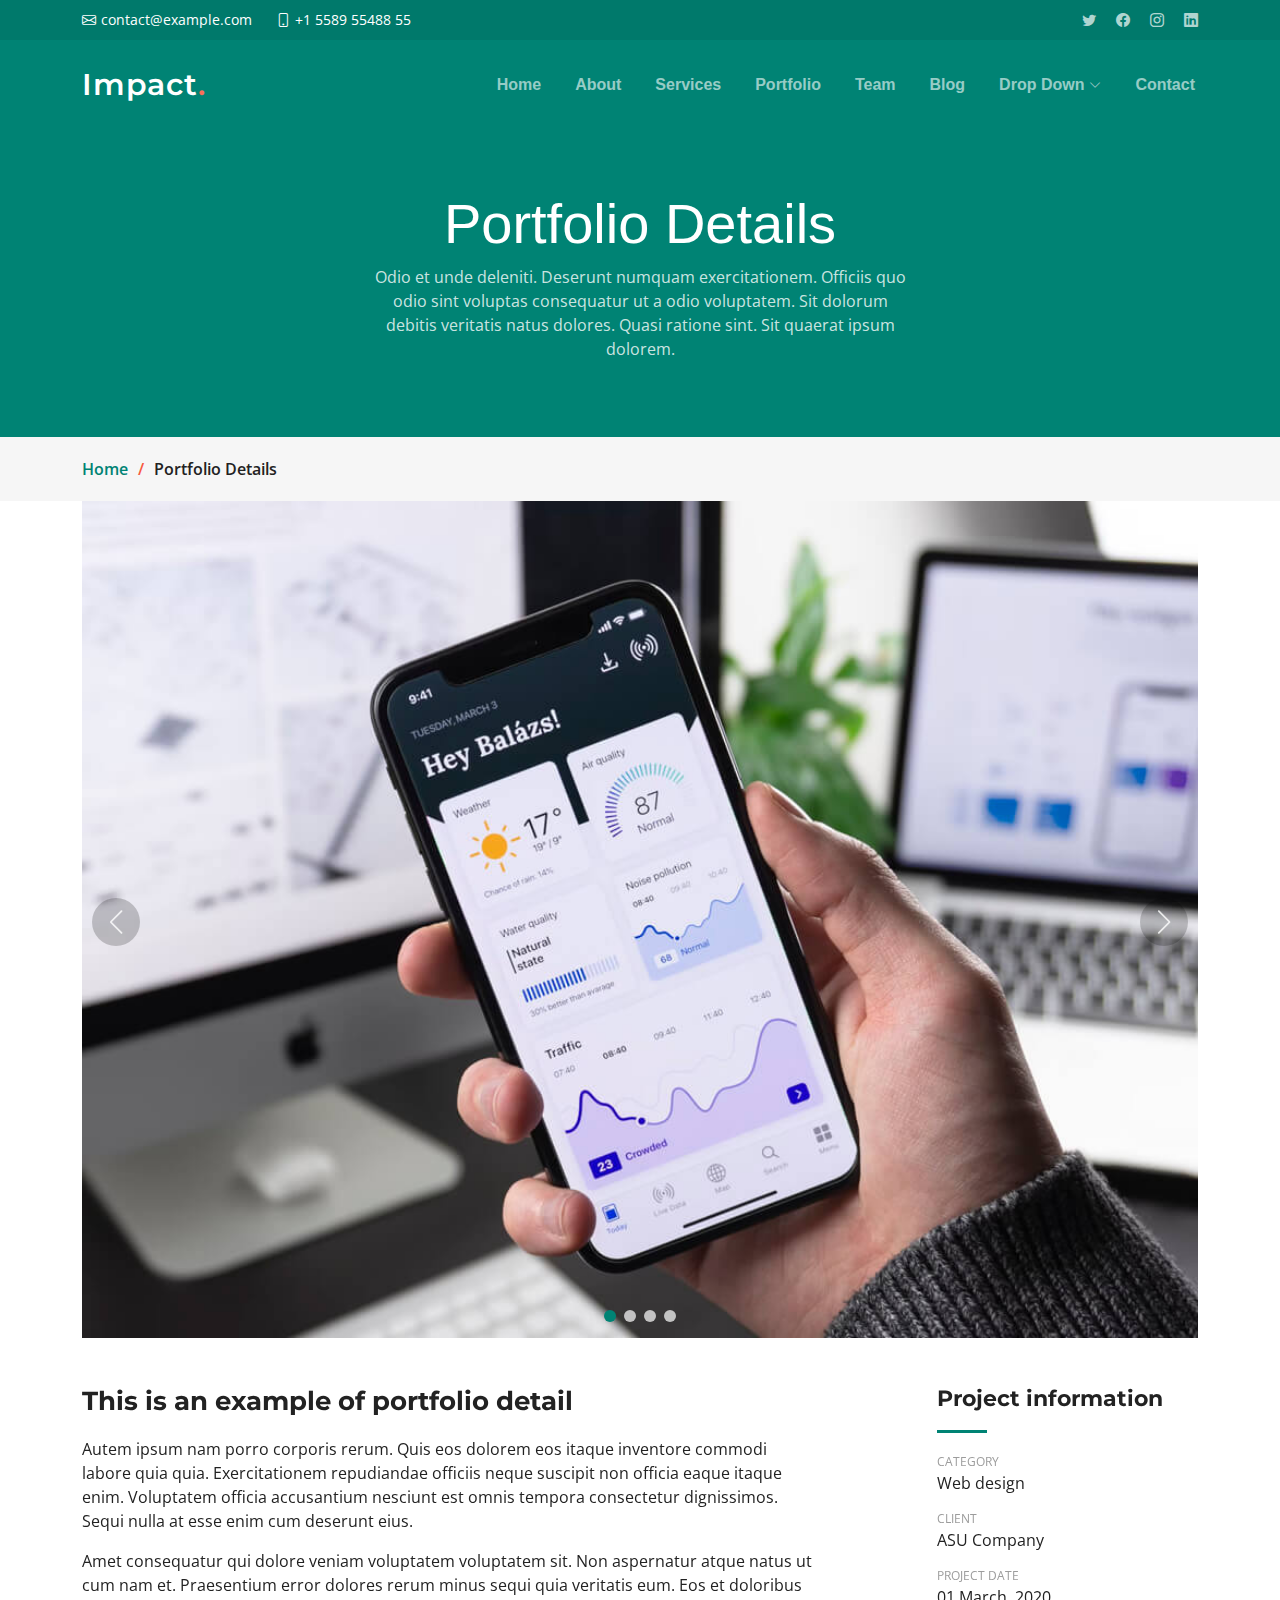
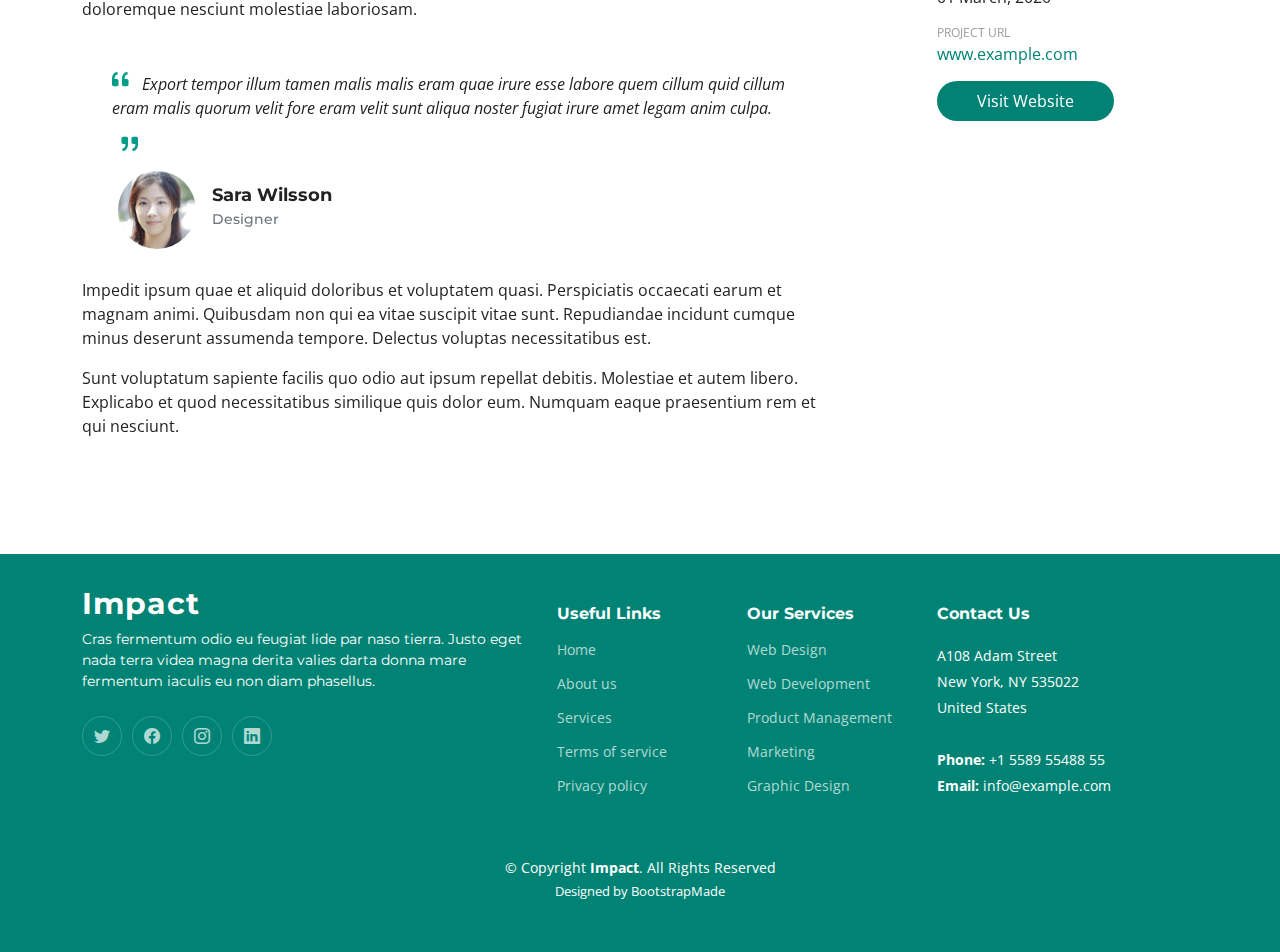
<file: portfolio-details.html>
<!DOCTYPE html>
<html lang="en">

<head>
  <meta charset="utf-8">
  <meta content="width=device-width, initial-scale=1.0" name="viewport">

  <title>Impact Bootstrap Template - Portfolio Details</title>
  <meta content="" name="description">
  <meta content="" name="keywords">

  <!-- Favicons -->
  <link href="assets/img/favicon.png" rel="icon">
  <link href="assets/img/apple-touch-icon.png" rel="apple-touch-icon">

  <!-- Google Fonts -->
  <link rel="preconnect" href="https://fonts.googleapis.com">
  <link rel="preconnect" href="https://fonts.gstatic.com" crossorigin>
  <link href="https://fonts.googleapis.com/css2?family=Open+Sans:ital,wght@0,300;0,400;0,500;0,600;0,700;1,300;1,400;1,600;1,700&family=Montserrat:ital,wght@0,300;0,400;0,500;0,600;0,700;1,300;1,400;1,500;1,600;1,700&family=Raleway:ital,wght@0,300;0,400;0,500;0,600;0,700;1,300;1,400;1,500;1,600;1,700&display=swap" rel="stylesheet">

  <!-- Vendor CSS Files -->
  <link href="assets/vendor/bootstrap/css/bootstrap.min.css" rel="stylesheet">
  <link href="assets/vendor/bootstrap-icons/bootstrap-icons.css" rel="stylesheet">
  <link href="assets/vendor/aos/aos.css" rel="stylesheet">
  <link href="assets/vendor/glightbox/css/glightbox.min.css" rel="stylesheet">
  <link href="assets/vendor/swiper/swiper-bundle.min.css" rel="stylesheet">

  <!-- Template Main CSS File -->
  <link href="assets/css/main.css" rel="stylesheet">

  <!-- =======================================================
  * Template Name: Impact
  * Updated: Mar 10 2023 with Bootstrap v5.2.3
  * Template URL: https://bootstrapmade.com/impact-bootstrap-business-website-template/
  * Author: BootstrapMade.com
  * License: https://bootstrapmade.com/license/
  ======================================================== -->
</head>

<body>

  <!-- ======= Header ======= -->
  <section id="topbar" class="topbar d-flex align-items-center">
    <div class="container d-flex justify-content-center justify-content-md-between">
      <div class="contact-info d-flex align-items-center">
        <i class="bi bi-envelope d-flex align-items-center"><a href="mailto:contact@example.com">contact@example.com</a></i>
        <i class="bi bi-phone d-flex align-items-center ms-4"><span>+1 5589 55488 55</span></i>
      </div>
      <div class="social-links d-none d-md-flex align-items-center">
        <a href="#" class="twitter"><i class="bi bi-twitter"></i></a>
        <a href="#" class="facebook"><i class="bi bi-facebook"></i></a>
        <a href="#" class="instagram"><i class="bi bi-instagram"></i></a>
        <a href="#" class="linkedin"><i class="bi bi-linkedin"></i></i></a>
      </div>
    </div>
  </section><!-- End Top Bar -->

  <header id="header" class="header d-flex align-items-center">

    <div class="container-fluid container-xl d-flex align-items-center justify-content-between">
      <a href="main.html" class="logo d-flex align-items-center">
        <!-- Uncomment the line below if you also wish to use an image logo -->
        <!-- <img src="assets/img/logo.png" alt=""> -->
        <h1>Impact<span>.</span></h1>
      </a>
      <nav id="navbar" class="navbar">
        <ul>
          <li><a href="#hero">Home</a></li>
          <li><a href="#about">About</a></li>
          <li><a href="#services">Services</a></li>
          <li><a href="#portfolio">Portfolio</a></li>
          <li><a href="#team">Team</a></li>
          <li><a href="blog.html">Blog</a></li>
          <li class="dropdown"><a href="#"><span>Drop Down</span> <i class="bi bi-chevron-down dropdown-indicator"></i></a>
            <ul>
              <li><a href="#">Drop Down 1</a></li>
              <li class="dropdown"><a href="#"><span>Deep Drop Down</span> <i class="bi bi-chevron-down dropdown-indicator"></i></a>
                <ul>
                  <li><a href="#">Deep Drop Down 1</a></li>
                  <li><a href="#">Deep Drop Down 2</a></li>
                  <li><a href="#">Deep Drop Down 3</a></li>
                  <li><a href="#">Deep Drop Down 4</a></li>
                  <li><a href="#">Deep Drop Down 5</a></li>
                </ul>
              </li>
              <li><a href="#">Drop Down 2</a></li>
              <li><a href="#">Drop Down 3</a></li>
              <li><a href="#">Drop Down 4</a></li>
            </ul>
          </li>
          <li><a href="#contact">Contact</a></li>
        </ul>
      </nav><!-- .navbar -->

      <i class="mobile-nav-toggle mobile-nav-show bi bi-list"></i>
      <i class="mobile-nav-toggle mobile-nav-hide d-none bi bi-x"></i>

    </div>
  </header><!-- End Header -->
  <!-- End Header -->

  <main id="main">

    <!-- ======= Breadcrumbs ======= -->
    <div class="breadcrumbs">
      <div class="page-header d-flex align-items-center" style="background-image: url('');">
        <div class="container position-relative">
          <div class="row d-flex justify-content-center">
            <div class="col-lg-6 text-center">
              <h2>Portfolio Details</h2>
              <p>Odio et unde deleniti. Deserunt numquam exercitationem. Officiis quo odio sint voluptas consequatur ut a odio voluptatem. Sit dolorum debitis veritatis natus dolores. Quasi ratione sint. Sit quaerat ipsum dolorem.</p>
            </div>
          </div>
        </div>
      </div>
      <nav>
        <div class="container">
          <ol>
            <li><a href="main.html">Home</a></li>
            <li>Portfolio Details</li>
          </ol>
        </div>
      </nav>
    </div><!-- End Breadcrumbs -->

    <!-- ======= Portfolio Details Section ======= -->
    <section id="portfolio-details" class="portfolio-details">
      <div class="container" data-aos="fade-up">

        <div class="position-relative h-100">
          <div class="slides-1 portfolio-details-slider swiper">
            <div class="swiper-wrapper align-items-center">

              <div class="swiper-slide">
                <img src="assets/img/portfolio/app-1.jpg" alt="">
              </div>

              <div class="swiper-slide">
                <img src="assets/img/portfolio/product-1.jpg" alt="">
              </div>

              <div class="swiper-slide">
                <img src="assets/img/portfolio/branding-1.jpg" alt="">
              </div>

              <div class="swiper-slide">
                <img src="assets/img/portfolio/books-1.jpg" alt="">
              </div>

            </div>
            <div class="swiper-pagination"></div>
          </div>
          <div class="swiper-button-prev"></div>
          <div class="swiper-button-next"></div>

        </div>

        <div class="row justify-content-between gy-4 mt-4">

          <div class="col-lg-8">
            <div class="portfolio-description">
              <h2>This is an example of portfolio detail</h2>
              <p>
                Autem ipsum nam porro corporis rerum. Quis eos dolorem eos itaque inventore commodi labore quia quia. Exercitationem repudiandae officiis neque suscipit non officia eaque itaque enim. Voluptatem officia accusantium nesciunt est omnis tempora consectetur dignissimos. Sequi nulla at esse enim cum deserunt eius.
              </p>
              <p>
                Amet consequatur qui dolore veniam voluptatem voluptatem sit. Non aspernatur atque natus ut cum nam et. Praesentium error dolores rerum minus sequi quia veritatis eum. Eos et doloribus doloremque nesciunt molestiae laboriosam.
              </p>

              <div class="testimonial-item">
                <p>
                  <i class="bi bi-quote quote-icon-left"></i>
                  Export tempor illum tamen malis malis eram quae irure esse labore quem cillum quid cillum eram malis quorum velit fore eram velit sunt aliqua noster fugiat irure amet legam anim culpa.
                  <i class="bi bi-quote quote-icon-right"></i>
                </p>
                <div>
                  <img src="assets/img/testimonials/testimonials-2.jpg" class="testimonial-img" alt="">
                  <h3>Sara Wilsson</h3>
                  <h4>Designer</h4>
                </div>
              </div>

              <p>
                Impedit ipsum quae et aliquid doloribus et voluptatem quasi. Perspiciatis occaecati earum et magnam animi. Quibusdam non qui ea vitae suscipit vitae sunt. Repudiandae incidunt cumque minus deserunt assumenda tempore. Delectus voluptas necessitatibus est.

              <p>
                Sunt voluptatum sapiente facilis quo odio aut ipsum repellat debitis. Molestiae et autem libero. Explicabo et quod necessitatibus similique quis dolor eum. Numquam eaque praesentium rem et qui nesciunt.
              </p>

            </div>
          </div>

          <div class="col-lg-3">
            <div class="portfolio-info">
              <h3>Project information</h3>
              <ul>
                <li><strong>Category</strong> <span>Web design</span></li>
                <li><strong>Client</strong> <span>ASU Company</span></li>
                <li><strong>Project date</strong> <span>01 March, 2020</span></li>
                <li><strong>Project URL</strong> <a href="#">www.example.com</a></li>
                <li><a href="#" class="btn-visit align-self-start">Visit Website</a></li>
              </ul>
            </div>
          </div>

        </div>

      </div>
    </section><!-- End Portfolio Details Section -->

  </main><!-- End #main -->

  <!-- ======= Footer ======= -->
  <footer id="footer" class="footer">

    <div class="container">
      <div class="row gy-4">
        <div class="col-lg-5 col-md-12 footer-info">
          <a href="main.html" class="logo d-flex align-items-center">
            <span>Impact</span>
          </a>
          <p>Cras fermentum odio eu feugiat lide par naso tierra. Justo eget nada terra videa magna derita valies darta donna mare fermentum iaculis eu non diam phasellus.</p>
          <div class="social-links d-flex mt-4">
            <a href="#" class="twitter"><i class="bi bi-twitter"></i></a>
            <a href="#" class="facebook"><i class="bi bi-facebook"></i></a>
            <a href="#" class="instagram"><i class="bi bi-instagram"></i></a>
            <a href="#" class="linkedin"><i class="bi bi-linkedin"></i></a>
          </div>
        </div>

        <div class="col-lg-2 col-6 footer-links">
          <h4>Useful Links</h4>
          <ul>
            <li><a href="#">Home</a></li>
            <li><a href="#">About us</a></li>
            <li><a href="#">Services</a></li>
            <li><a href="#">Terms of service</a></li>
            <li><a href="#">Privacy policy</a></li>
          </ul>
        </div>

        <div class="col-lg-2 col-6 footer-links">
          <h4>Our Services</h4>
          <ul>
            <li><a href="#">Web Design</a></li>
            <li><a href="#">Web Development</a></li>
            <li><a href="#">Product Management</a></li>
            <li><a href="#">Marketing</a></li>
            <li><a href="#">Graphic Design</a></li>
          </ul>
        </div>

        <div class="col-lg-3 col-md-12 footer-contact text-center text-md-start">
          <h4>Contact Us</h4>
          <p>
            A108 Adam Street <br>
            New York, NY 535022<br>
            United States <br><br>
            <strong>Phone:</strong> +1 5589 55488 55<br>
            <strong>Email:</strong> info@example.com<br>
          </p>

        </div>

      </div>
    </div>

    <div class="container mt-4">
      <div class="copyright">
        &copy; Copyright <strong><span>Impact</span></strong>. All Rights Reserved
      </div>
      <div class="credits">
        <!-- All the links in the footer should remain intact. -->
        <!-- You can delete the links only if you purchased the pro version. -->
        <!-- Licensing information: https://bootstrapmade.com/license/ -->
        <!-- Purchase the pro version with working PHP/AJAX contact form: https://bootstrapmade.com/impact-bootstrap-business-website-template/ -->
        Designed by <a href="https://bootstrapmade.com/">BootstrapMade</a>
      </div>
    </div>

  </footer><!-- End Footer -->
  <!-- End Footer -->

  <a href="#" class="scroll-top d-flex align-items-center justify-content-center"><i class="bi bi-arrow-up-short"></i></a>

  <div id="preloader"></div>

  <!-- Vendor JS Files -->
  <script src="assets/vendor/bootstrap/js/bootstrap.bundle.min.js"></script>
  <script src="assets/vendor/aos/aos.js"></script>
  <script src="assets/vendor/glightbox/js/glightbox.min.js"></script>
  <script src="assets/vendor/purecounter/purecounter_vanilla.js"></script>
  <script src="assets/vendor/swiper/swiper-bundle.min.js"></script>
  <script src="assets/vendor/isotope-layout/isotope.pkgd.min.js"></script>
  <script src="assets/vendor/php-email-form/validate.js"></script>

  <!-- Template Main JS File -->
  <script src="assets/js/main.js"></script>

</body>

</html>
</file>
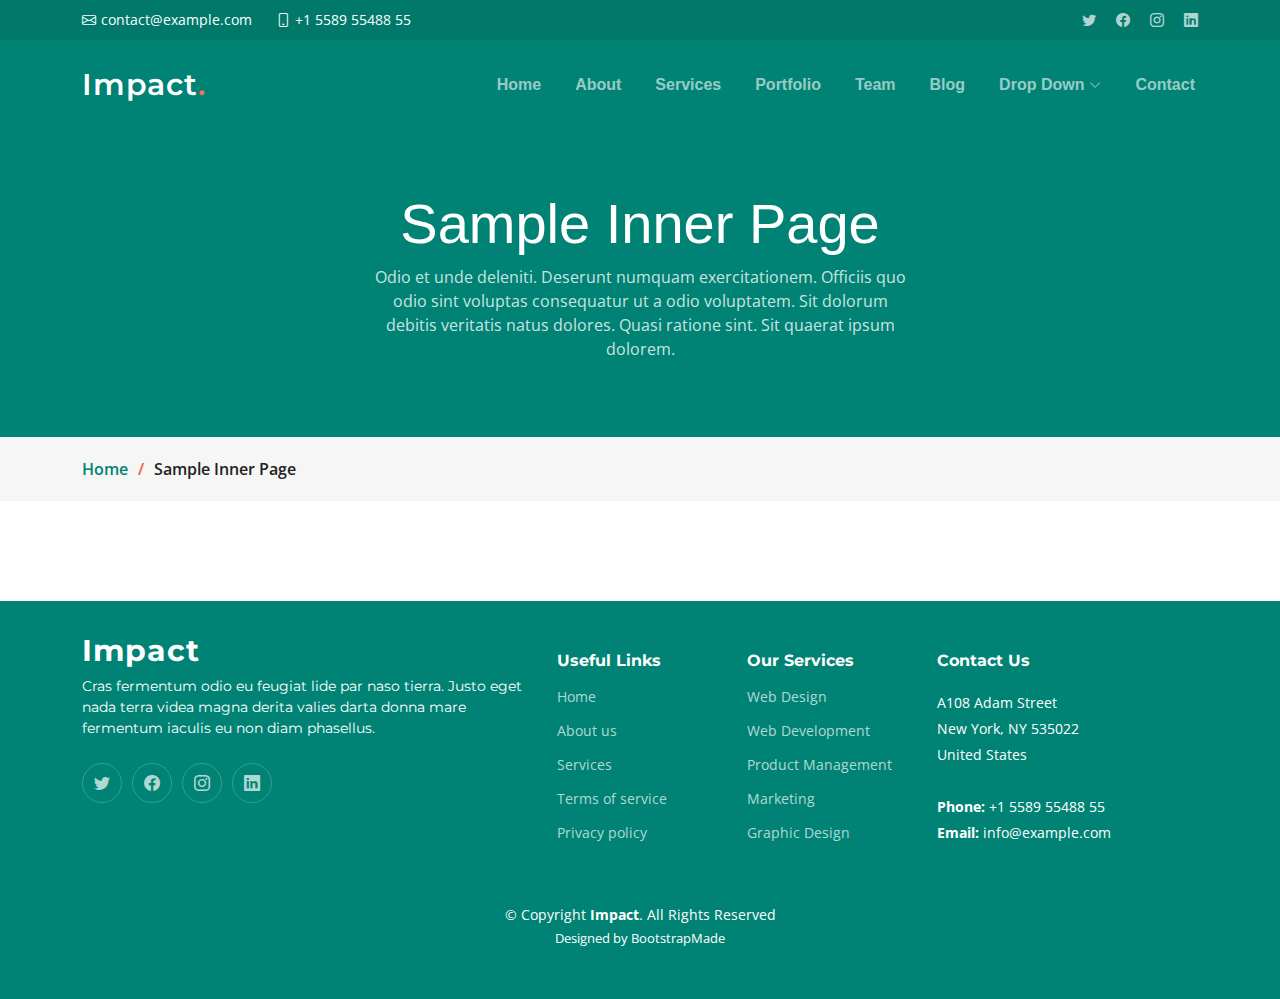
<file: sample-inner-page.html>
<!DOCTYPE html>
<html lang="en">

<head>
  <meta charset="utf-8">
  <meta content="width=device-width, initial-scale=1.0" name="viewport">

  <title>[Template] Sample Inner Page</title>
  <meta content="" name="description">
  <meta content="" name="keywords">

  <!-- Favicons -->
  <link href="assets/img/favicon.png" rel="icon">
  <link href="assets/img/apple-touch-icon.png" rel="apple-touch-icon">

  <!-- Google Fonts -->
  <link rel="preconnect" href="https://fonts.googleapis.com">
  <link rel="preconnect" href="https://fonts.gstatic.com" crossorigin>
  <link
    href="https://fonts.googleapis.com/css2?family=Open+Sans:ital,wght@0,300;0,400;0,500;0,600;0,700;1,300;1,400;1,600;1,700&family=Montserrat:ital,wght@0,300;0,400;0,500;0,600;0,700;1,300;1,400;1,500;1,600;1,700&family=Raleway:ital,wght@0,300;0,400;0,500;0,600;0,700;1,300;1,400;1,500;1,600;1,700&display=swap"
    rel="stylesheet">

  <!-- Vendor CSS Files -->
  <link href="assets/vendor/bootstrap/css/bootstrap.min.css" rel="stylesheet">
  <link href="assets/vendor/bootstrap-icons/bootstrap-icons.css" rel="stylesheet">
  <link href="assets/vendor/aos/aos.css" rel="stylesheet">
  <link href="assets/vendor/glightbox/css/glightbox.min.css" rel="stylesheet">
  <link href="assets/vendor/swiper/swiper-bundle.min.css" rel="stylesheet">

  <!-- Template Main CSS File -->
  <link href="assets/css/main.css" rel="stylesheet">

  <!-- =======================================================
  * Template Name: Impact
  * Updated: Mar 10 2023 with Bootstrap v5.2.3
  * Template URL: https://bootstrapmade.com/impact-bootstrap-business-website-template/
  * Author: BootstrapMade.com
  * License: https://bootstrapmade.com/license/
  ======================================================== -->

  <link href="https://cdn3.devexpress.com/jslib/21.1.4/css/dx.common.css" rel="stylesheet" type="text/css" />
  <link href="https://cdn3.devexpress.com/jslib/21.1.4/css/dx.light.css" rel="stylesheet" type="text/css" />
  <script src="https://cdn3.devexpress.com/jslib/21.1.4/js/dx.all.js"></script>

</head>

<body>

  <!-- ======= Header ======= -->
  <section id="topbar" class="topbar d-flex align-items-center">
    <div class="container d-flex justify-content-center justify-content-md-between">
      <div class="contact-info d-flex align-items-center">
        <i class="bi bi-envelope d-flex align-items-center"><a
            href="mailto:contact@example.com">contact@example.com</a></i>
        <i class="bi bi-phone d-flex align-items-center ms-4"><span>+1 5589 55488 55</span></i>
      </div>
      <div class="social-links d-none d-md-flex align-items-center">
        <a href="#" class="twitter"><i class="bi bi-twitter"></i></a>
        <a href="#" class="facebook"><i class="bi bi-facebook"></i></a>
        <a href="#" class="instagram"><i class="bi bi-instagram"></i></a>
        <a href="#" class="linkedin"><i class="bi bi-linkedin"></i></i></a>
      </div>
    </div>
  </section><!-- End Top Bar -->

  <header id="header" class="header d-flex align-items-center">

    <div class="container-fluid container-xl d-flex align-items-center justify-content-between">
      <a href="main.html" class="logo d-flex align-items-center">
        <!-- Uncomment the line below if you also wish to use an image logo -->
        <!-- <img src="assets/img/logo.png" alt=""> -->
        <h1>Impact<span>.</span></h1>
      </a>
      <nav id="navbar" class="navbar">
        <ul>
          <li><a href="#hero">Home</a></li>
          <li><a href="#about">About</a></li>
          <li><a href="#services">Services</a></li>
          <li><a href="#portfolio">Portfolio</a></li>
          <li><a href="#team">Team</a></li>
          <li><a href="blog.html">Blog</a></li>
          <li class="dropdown"><a href="#"><span>Drop Down</span> <i
                class="bi bi-chevron-down dropdown-indicator"></i></a>
            <ul>
              <li><a href="#">Drop Down 1</a></li>
              <li class="dropdown"><a href="#"><span>Deep Drop Down</span> <i
                    class="bi bi-chevron-down dropdown-indicator"></i></a>
                <ul>
                  <li><a href="#">Deep Drop Down 1</a></li>
                  <li><a href="#">Deep Drop Down 2</a></li>
                  <li><a href="#">Deep Drop Down 3</a></li>
                  <li><a href="#">Deep Drop Down 4</a></li>
                  <li><a href="#">Deep Drop Down 5</a></li>
                </ul>
              </li>
              <li><a href="#">Drop Down 2</a></li>
              <li><a href="#">Drop Down 3</a></li>
              <li><a href="#">Drop Down 4</a></li>
            </ul>
          </li>
          <li><a href="#contact">Contact</a></li>
        </ul>
      </nav><!-- .navbar -->

      <i class="mobile-nav-toggle mobile-nav-show bi bi-list"></i>
      <i class="mobile-nav-toggle mobile-nav-hide d-none bi bi-x"></i>

    </div>
  </header><!-- End Header -->
  <!-- End Header -->

  <main id="main">

    <!-- ======= Breadcrumbs ======= -->
    <div class="breadcrumbs">
      <div class="page-header d-flex align-items-center" style="background-image: url('');">
        <div class="container position-relative">
          <div class="row d-flex justify-content-center">
            <div class="col-lg-6 text-center">
              <h2>Sample Inner Page</h2>
              <p>Odio et unde deleniti. Deserunt numquam exercitationem. Officiis quo odio sint voluptas consequatur ut
                a odio voluptatem. Sit dolorum debitis veritatis natus dolores. Quasi ratione sint. Sit quaerat ipsum
                dolorem.</p>
            </div>
          </div>
        </div>
      </div>
      <nav>
        <div class="container">
          <ol>
            <li><a href="main.html">Home</a></li>
            <li>Sample Inner Page</li>
          </ol>
        </div>
      </nav>
    </div><!-- End Breadcrumbs -->

    <section class="sample-page">
      <div class="container" data-aos="fade-up">

        <div id="scheduler"></div>

        <script>
          $(function () {
            $("#scheduler").dxScheduler({
              dataSource: [],
              views: ["day"],
              currentView: "day",
              currentDate: new Date(),
              startDayHour: 9,
              endDayHour: 18,
              height: 600,
              editing: {
                allowAdding: true
              }
            });

            var scheduler = $("#scheduler").dxScheduler("instance");
            scheduler.addAppointment({
              text: "New event",
              startDate: new Date(2023, 4, 3, 10),
              endDate: new Date(2023, 4, 3, 11),
              allDay: false
            });
          });
        </script>


      </div>
    </section>

  </main><!-- End #main -->

  <!-- ======= Footer ======= -->
  <footer id="footer" class="footer">

    <div class="container">
      <div class="row gy-4">
        <div class="col-lg-5 col-md-12 footer-info">
          <a href="main.html" class="logo d-flex align-items-center">
            <span>Impact</span>
          </a>
          <p>Cras fermentum odio eu feugiat lide par naso tierra. Justo eget nada terra videa magna derita valies darta
            donna mare fermentum iaculis eu non diam phasellus.</p>
          <div class="social-links d-flex mt-4">
            <a href="#" class="twitter"><i class="bi bi-twitter"></i></a>
            <a href="#" class="facebook"><i class="bi bi-facebook"></i></a>
            <a href="#" class="instagram"><i class="bi bi-instagram"></i></a>
            <a href="#" class="linkedin"><i class="bi bi-linkedin"></i></a>
          </div>
        </div>

        <div class="col-lg-2 col-6 footer-links">
          <h4>Useful Links</h4>
          <ul>
            <li><a href="#">Home</a></li>
            <li><a href="#">About us</a></li>
            <li><a href="#">Services</a></li>
            <li><a href="#">Terms of service</a></li>
            <li><a href="#">Privacy policy</a></li>
          </ul>
        </div>

        <div class="col-lg-2 col-6 footer-links">
          <h4>Our Services</h4>
          <ul>
            <li><a href="#">Web Design</a></li>
            <li><a href="#">Web Development</a></li>
            <li><a href="#">Product Management</a></li>
            <li><a href="#">Marketing</a></li>
            <li><a href="#">Graphic Design</a></li>
          </ul>
        </div>

        <div class="col-lg-3 col-md-12 footer-contact text-center text-md-start">
          <h4>Contact Us</h4>
          <p>
            A108 Adam Street <br>
            New York, NY 535022<br>
            United States <br><br>
            <strong>Phone:</strong> +1 5589 55488 55<br>
            <strong>Email:</strong> info@example.com<br>
          </p>

        </div>

      </div>
    </div>

    <div class="container mt-4">
      <div class="copyright">
        &copy; Copyright <strong><span>Impact</span></strong>. All Rights Reserved
      </div>
      <div class="credits">
        <!-- All the links in the footer should remain intact. -->
        <!-- You can delete the links only if you purchased the pro version. -->
        <!-- Licensing information: https://bootstrapmade.com/license/ -->
        <!-- Purchase the pro version with working PHP/AJAX contact form: https://bootstrapmade.com/impact-bootstrap-business-website-template/ -->
        Designed by <a href="https://bootstrapmade.com/">BootstrapMade</a>
      </div>
    </div>

  </footer><!-- End Footer -->
  <!-- End Footer -->

  <a href="#" class="scroll-top d-flex align-items-center justify-content-center"><i
      class="bi bi-arrow-up-short"></i></a>

  <div id="preloader"></div>

  <!-- Vendor JS Files -->
  <script src="assets/vendor/bootstrap/js/bootstrap.bundle.min.js"></script>
  <script src="assets/vendor/aos/aos.js"></script>
  <script src="assets/vendor/glightbox/js/glightbox.min.js"></script>
  <script src="assets/vendor/purecounter/purecounter_vanilla.js"></script>
  <script src="assets/vendor/swiper/swiper-bundle.min.js"></script>
  <script src="assets/vendor/isotope-layout/isotope.pkgd.min.js"></script>
  <script src="assets/vendor/php-email-form/validate.js"></script>

  <!-- Template Main JS File -->
  <script src="assets/js/main.js"></script>

</body>

</html>
</file>
<file: assets/css/main.css>
/**
* Template Name: Impact
* Updated: Mar 10 2023 with Bootstrap v5.2.3
* Template URL: https://bootstrapmade.com/impact-bootstrap-business-website-template/
* Author: BootstrapMade.com
* License: https://bootstrapmade.com/license/
*/

/*--------------------------------------------------------------
# Set main reusable colors and fonts using CSS variables
# Learn more about CSS variables at https://developer.mozilla.org/en-US/docs/Web/CSS/Using_CSS_custom_properties
--------------------------------------------------------------*/
/* Fonts */
:root {
  --font-default: "Open Sans", system-ui, -apple-system, "Segoe UI", Roboto, "Helvetica Neue", Arial, "Noto Sans", "Liberation Sans", sans-serif, "Apple Color Emoji", "Segoe UI Emoji", "Segoe UI Symbol", "Noto Color Emoji";
  --font-primary: "Montserrat", sans-serif;
  --font-secondary: "Poppins", sans-serif;
}

/* Colors */
:root {
  --color-default: #222222;
  --color-primary: #008374;
  --color-secondary: #f85a40;
}

/* Smooth scroll behavior */
:root {
  scroll-behavior: smooth;
}

/*--------------------------------------------------------------
# General
--------------------------------------------------------------*/
body {
  font-family: var(--font-default);
  color: var(--color-default);
}

a {
  color: var(--color-primary);
  text-decoration: none;
}

a:hover {
  color: #00b6a1;
  text-decoration: none;
}

h1,
h2,
h3,
h4,
h5,
h6 {
  font-family: var(--font-primary);
}

/*--------------------------------------------------------------
# Sections & Section Header
--------------------------------------------------------------*/
section {
  padding-top: 0px;
  padding-bottom: 100px;
  overflow: hidden;
}

/* section#hero {} */

.sections-bg {
  background-color: #f6f6f6;
}

.section-header {
  text-align: center;
  padding-bottom: 60px;
}

.section-header h2 {
  font-size: 32px;
  font-weight: 600;
  margin-bottom: 20px;
  padding-bottom: 20px;
  position: relative;
}

.section-header h2:after {
  content: "";
  position: absolute;
  display: block;
  width: 50px;
  height: 3px;
  background: var(--color-primary);
  left: 0;
  right: 0;
  bottom: 0;
  margin: auto;
}

.section-header p {
  margin-bottom: 0;
  color: #6f6f6f;
}

/*--------------------------------------------------------------
# Breadcrumbs
--------------------------------------------------------------*/
.breadcrumbs .page-header {
  padding: 60px 0 60px 0;
  min-height: 20vh;
  position: relative;
  background-color: var(--color-primary);
}

.breadcrumbs .page-header h2 {
  font-size: 56px;
  font-weight: 500;
  color: #fff;
  font-family: var(--font-secondary);
}

.breadcrumbs .page-header p {
  color: rgba(255, 255, 255, 0.8);
}

.breadcrumbs nav {
  background-color: #f6f6f6;
  padding: 20px 0;
}

.breadcrumbs nav ol {
  display: flex;
  flex-wrap: wrap;
  list-style: none;
  margin: 0;
  padding: 0;
  font-size: 16px;
  font-weight: 600;
  color: var(--color-default);
}

.breadcrumbs nav ol a {
  color: var(--color-primary);
  transition: 0.3s;
}

.breadcrumbs nav ol a:hover {
  text-decoration: underline;
}

.breadcrumbs nav ol li+li {
  padding-left: 10px;
}

.breadcrumbs nav ol li+li::before {
  display: inline-block;
  padding-right: 10px;
  color: var(--color-secondary);
  content: "/";
}

/*--------------------------------------------------------------
# Scroll top button
--------------------------------------------------------------*/
.scroll-top {
  position: fixed;
  visibility: hidden;
  opacity: 0;
  right: 15px;
  bottom: -15px;
  z-index: 99999;
  background: var(--color-secondary);
  width: 44px;
  height: 44px;
  border-radius: 50px;
  transition: all 0.4s;
}

.scroll-top i {
  font-size: 24px;
  color: #fff;
  line-height: 0;
}

.scroll-top:hover {
  background: rgba(248, 90, 64, 0.8);
  color: #fff;
}

.scroll-top.active {
  visibility: visible;
  opacity: 1;
  bottom: 15px;
}

/*--------------------------------------------------------------
# Preloader
--------------------------------------------------------------*/
#preloader {
  position: fixed;
  inset: 0;
  z-index: 999999;
  overflow: hidden;
  background: #fff;
  transition: all 0.6s ease-out;
}

#preloader:before {
  content: "";
  position: fixed;
  top: calc(50% - 30px);
  left: calc(50% - 30px);
  border: 6px solid #fff;
  border-color: var(--color-primary) transparent var(--color-primary) transparent;
  border-radius: 50%;
  width: 60px;
  height: 60px;
  animation: animate-preloader 1.5s linear infinite;
}

@keyframes animate-preloader {
  0% {
    transform: rotate(0deg);
  }

  100% {
    transform: rotate(360deg);
  }
}

/*--------------------------------------------------------------
# Disable aos animation delay on mobile devices
--------------------------------------------------------------*/
@media screen and (max-width: 768px) {
  [data-aos-delay] {
    transition-delay: 0 !important;
  }
}

/*--------------------------------------------------------------
# Header
--------------------------------------------------------------*/
.topbar {
  background: #00796b;
  height: 40px;
  font-size: 14px;
  transition: all 0.5s;
  color: #fff;
  padding: 0;
}

.topbar .contact-info i {
  font-style: normal;
  color: #fff;
  line-height: 0;
}

.topbar .contact-info i a,
.topbar .contact-info i span {
  padding-left: 5px;
  color: #fff;
}

@media (max-width: 575px) {

  .topbar .contact-info i a,
  .topbar .contact-info i span {
    font-size: 13px;
  }
}

.topbar .contact-info i a {
  line-height: 0;
  transition: 0.3s;
}

.topbar .contact-info i a:hover {
  color: #fff;
  text-decoration: underline;
}

.topbar .social-links a {
  color: rgba(255, 255, 255, 0.7);
  line-height: 0;
  transition: 0.3s;
  margin-left: 20px;
}

.topbar .social-links a:hover {
  color: #fff;
}

.header {
  transition: all 0.5s;
  z-index: 997;
  height: 90px;
  background-color: var(--color-primary);
}

.header.sticked {
  position: fixed;
  top: 0;
  right: 0;
  left: 0;
  height: 70px;
  box-shadow: 0px 2px 20px rgba(0, 0, 0, 0.1);
}

.header .logo img {
  max-height: 40px;
  margin-right: 6px;
}

.header .logo h1 {
  font-size: 30px;
  margin: 0;
  font-weight: 600;
  letter-spacing: 0.8px;
  color: #fff;
  font-family: var(--font-primary);
}

.header .logo h1 span {
  color: #f96f59;
}

.sticked-header-offset {
  margin-top: 70px; 
}

section {
  scroll-margin-top: 70px;
}

/*--------------------------------------------------------------
# Desktop Navigation
--------------------------------------------------------------*/
@media (min-width: 1280px) {
  .navbar {
    padding: 0;
  }

  .navbar ul {
    margin: 0;
    padding: 0;
    display: flex;
    list-style: none;
    align-items: center;
  }

  .navbar li {
    position: relative;
  }

  .navbar>ul>li {
    white-space: nowrap;
    padding: 10px 0 10px 28px;
  }

  .navbar a,
  .navbar a:focus {
    display: flex;
    align-items: center;
    justify-content: space-between;
    padding: 0 3px;
    font-family: var(--font-secondary);
    font-size: 16px;
    font-weight: 600;
    color: rgba(255, 255, 255, 0.6);
    white-space: nowrap;
    transition: 0.3s;
    position: relative;
  }

  .navbar a i,
  .navbar a:focus i {
    font-size: 12px;
    line-height: 0;
    margin-left: 5px;
  }

  .navbar>ul>li>a:before {
    content: "";
    position: absolute;
    width: 100%;
    height: 2px;
    bottom: -6px;
    left: 0;
    background-color: var(--color-secondary);
    visibility: hidden;
    width: 0px;
    transition: all 0.3s ease-in-out 0s;
  }

  .navbar a:hover:before,
  .navbar li:hover>a:before,
  .navbar .active:before {
    visibility: visible;
    width: 100%;
  }

  .navbar a:hover,
  .navbar .active,
  .navbar .active:focus,
  .navbar li:hover>a {
    color: #fff;
  }

  .navbar .dropdown ul {
    display: block;
    position: absolute;
    left: 28px;
    top: calc(100% + 30px);
    margin: 0;
    padding: 10px 0;
    z-index: 99;
    opacity: 0;
    visibility: hidden;
    background: #fff;
    box-shadow: 0px 0px 30px rgba(127, 137, 161, 0.25);
    transition: 0.3s;
    border-radius: 4px;
  }

  .navbar .dropdown ul li {
    min-width: 200px;
  }

  .navbar .dropdown ul a {
    padding: 10px 20px;
    font-size: 15px;
    text-transform: none;
    font-weight: 600;
    color: #006a5d;
  }

  .navbar .dropdown ul a i {
    font-size: 12px;
  }

  .navbar .dropdown ul a:hover,
  .navbar .dropdown ul .active:hover,
  .navbar .dropdown ul li:hover>a {
    color: var(--color-secondary);
  }

  .navbar .dropdown:hover>ul {
    opacity: 1;
    top: 100%;
    visibility: visible;
  }

  .navbar .dropdown .dropdown ul {
    top: 0;
    left: calc(100% - 30px);
    visibility: hidden;
  }

  .navbar .dropdown .dropdown:hover>ul {
    opacity: 1;
    top: 0;
    left: 100%;
    visibility: visible;
  }
}

@media (min-width: 1280px) and (max-width: 1366px) {
  .navbar .dropdown .dropdown ul {
    left: -90%;
  }

  .navbar .dropdown .dropdown:hover>ul {
    left: -100%;
  }
}

@media (min-width: 1280px) {

  .mobile-nav-show,
  .mobile-nav-hide {
    display: none;
  }
}

/*--------------------------------------------------------------
# Mobile Navigation
--------------------------------------------------------------*/
@media (max-width: 1279px) {
  .navbar {
    position: fixed;
    top: 0;
    right: -100%;
    width: 100%;
    max-width: 400px;
    bottom: 0;
    transition: 0.3s;
    z-index: 9997;
  }

  .navbar ul {
    position: absolute;
    inset: 0;
    padding: 50px 0 10px 0;
    margin: 0;
    background: rgba(0, 131, 116, 0.9);
    overflow-y: auto;
    transition: 0.3s;
    z-index: 9998;
  }

  .navbar a,
  .navbar a:focus {
    display: flex;
    align-items: center;
    justify-content: space-between;
    padding: 10px 20px;
    font-family: var(--font-primary);
    font-size: 15px;
    font-weight: 600;
    color: rgba(255, 255, 255, 0.7);
    white-space: nowrap;
    transition: 0.3s;
  }

  .navbar a i,
  .navbar a:focus i {
    font-size: 12px;
    line-height: 0;
    margin-left: 5px;
  }

  .navbar a:hover,
  .navbar .active,
  .navbar .active:focus,
  .navbar li:hover>a {
    color: #fff;
  }

  .navbar .getstarted,
  .navbar .getstarted:focus {
    background: var(--color-primary);
    padding: 8px 20px;
    border-radius: 4px;
    margin: 15px;
    color: #fff;
  }

  .navbar .getstarted:hover,
  .navbar .getstarted:focus:hover {
    color: #fff;
    background: rgba(0, 131, 116, 0.8);
  }

  .navbar .dropdown ul,
  .navbar .dropdown .dropdown ul {
    position: static;
    display: none;
    padding: 10px 0;
    margin: 10px 20px;
    transition: all 0.5s ease-in-out;
    background-color: #007466;
    border: 1px solid #006459;
  }

  .navbar .dropdown>.dropdown-active,
  .navbar .dropdown .dropdown>.dropdown-active {
    display: block;
  }

  .mobile-nav-show {
    color: rgba(255, 255, 255, 0.6);
    font-size: 28px;
    cursor: pointer;
    line-height: 0;
    transition: 0.5s;
    z-index: 9999;
    margin-right: 10px;
  }

  .mobile-nav-hide {
    color: #fff;
    font-size: 32px;
    cursor: pointer;
    line-height: 0;
    transition: 0.5s;
    position: fixed;
    right: 20px;
    top: 20px;
    z-index: 9999;
  }

  .mobile-nav-active {
    overflow: hidden;
  }

  .mobile-nav-active .navbar {
    right: 0;
  }

  .mobile-nav-active .navbar:before {
    content: "";
    position: fixed;
    inset: 0;
    background: rgba(0, 106, 93, 0.8);
    z-index: 9996;
  }
}

/*--------------------------------------------------------------
# About Us Section
--------------------------------------------------------------*/
.about h3 {
  font-weight: 700;
  font-size: 28px;
  margin-bottom: 20px;
  font-family: var(--font-secondary);
}

.about .call-us {
  left: 10%;
  right: 10%;
  bottom: 0;
  background-color: #fff;
  box-shadow: 0px 2px 25px rgba(0, 0, 0, 0.08);
  padding: 20px;
  text-align: center;
}

.about .call-us h4 {
  font-size: 24px;
  font-weight: 700;
  margin-bottom: 5px;
}

.about .call-us p {
  font-size: 28px;
  font-weight: 700;
  color: var(--color-primary);
}

.about .content ul {
  list-style: none;
  padding: 0;
}

.about .content ul li {
  padding: 0 0 10px 30px;
  position: relative;
}

.about .content ul i {
  position: absolute;
  font-size: 20px;
  left: 0;
  top: -3px;
  color: var(--color-primary);
}

.about .content p:last-child {
  margin-bottom: 0;
}

.about .play-btn {
  width: 94px;
  height: 94px;
  background: radial-gradient(var(--color-primary) 50%, rgba(0, 131, 116, 0.4) 52%);
  border-radius: 50%;
  display: block;
  position: absolute;
  left: calc(50% - 47px);
  top: calc(50% - 47px);
  overflow: hidden;
}

.about .play-btn:before {
  content: "";
  position: absolute;
  width: 120px;
  height: 120px;
  animation-delay: 0s;
  animation: pulsate-btn 2s;
  animation-direction: forwards;
  animation-iteration-count: infinite;
  animation-timing-function: steps;
  opacity: 1;
  border-radius: 50%;
  border: 5px solid rgba(0, 131, 116, 0.7);
  top: -15%;
  left: -15%;
  background: rgba(198, 16, 0, 0);
}

.about .play-btn:after {
  content: "";
  position: absolute;
  left: 50%;
  top: 50%;
  transform: translateX(-40%) translateY(-50%);
  width: 0;
  height: 0;
  border-top: 10px solid transparent;
  border-bottom: 10px solid transparent;
  border-left: 15px solid #fff;
  z-index: 100;
  transition: all 400ms cubic-bezier(0.55, 0.055, 0.675, 0.19);
}

.about .play-btn:hover:before {
  content: "";
  position: absolute;
  left: 50%;
  top: 50%;
  transform: translateX(-40%) translateY(-50%);
  width: 0;
  height: 0;
  border: none;
  border-top: 10px solid transparent;
  border-bottom: 10px solid transparent;
  border-left: 15px solid #fff;
  z-index: 200;
  animation: none;
  border-radius: 0;
}

.about .play-btn:hover:after {
  border-left: 15px solid var(--color-primary);
  transform: scale(20);
}

@keyframes pulsate-btn {
  0% {
    transform: scale(0.6, 0.6);
    opacity: 1;
  }

  100% {
    transform: scale(1, 1);
    opacity: 0;
  }
}

/*--------------------------------------------------------------
# Clients Section
--------------------------------------------------------------*/
.clients {
  padding: 40px 0;
}

.clients .swiper {
  padding: 10px 0;
}

.clients .swiper-slide img {
  transition: 0.3s;
}

.clients .swiper-slide img:hover {
  transform: scale(1.1);
}

.clients .swiper-pagination {
  margin-top: 20px;
  position: relative;
}

.clients .swiper-pagination .swiper-pagination-bullet {
  width: 12px;
  height: 12px;
  background-color: #fff;
  opacity: 1;
  background-color: #ddd;
}

.clients .swiper-pagination .swiper-pagination-bullet-active {
  background-color: var(--color-primary);
}

/*--------------------------------------------------------------
# Stats Counter Section
--------------------------------------------------------------*/
.stats-counter {
  padding: 40px 0;
}

.stats-counter .stats-item {
  padding: 20px 0;
  border-bottom: 1px solid #e4e4e4;
}

.stats-counter .stats-item .purecounter {
  min-width: 90px;
  padding-right: 15px;
}

.stats-counter .stats-item i {
  font-size: 44px;
  line-height: 0;
  margin-right: 15px;
}

.stats-counter .stats-item span {
  font-size: 40px;
  display: block;
  font-weight: 700;
  color: var(--color-primary);
  line-height: 40px;
}

.stats-counter .stats-item p {
  margin: 0;
  font-family: var(--font-primary);
  font-size: 14px;
}

/*--------------------------------------------------------------
# Call To Action Section
--------------------------------------------------------------*/
.call-to-action .container {
  background: linear-gradient(rgba(0, 0, 0, 0.5), rgba(0, 0, 0, 0.5)), url("../img/cta-bg.jpg") center center;
  background-size: cover;
  padding: 100px 60px;
  border-radius: 15px;
  overflow: hidden;
}

.call-to-action h3 {
  color: #fff;
  font-size: 28px;
  font-weight: 700;
  margin-bottom: 20px;
}

.call-to-action p {
  color: #fff;
  margin-bottom: 20px;
}

.call-to-action .play-btn {
  width: 94px;
  height: 94px;
  margin-bottom: 20px;
  background: radial-gradient(var(--color-primary) 50%, rgba(0, 131, 116, 0.4) 52%);
  border-radius: 50%;
  display: inline-block;
  position: relative;
  overflow: hidden;
}

.call-to-action .play-btn:before {
  content: "";
  position: absolute;
  width: 120px;
  height: 120px;
  animation-delay: 0s;
  animation: pulsate-btn 2s;
  animation-direction: forwards;
  animation-iteration-count: infinite;
  animation-timing-function: steps;
  opacity: 1;
  border-radius: 50%;
  border: 5px solid rgba(0, 131, 116, 0.7);
  top: -15%;
  left: -15%;
  background: rgba(198, 16, 0, 0);
}

.call-to-action .play-btn:after {
  content: "";
  position: absolute;
  left: 50%;
  top: 50%;
  transform: translateX(-40%) translateY(-50%);
  width: 0;
  height: 0;
  border-top: 10px solid transparent;
  border-bottom: 10px solid transparent;
  border-left: 15px solid #fff;
  z-index: 100;
  transition: all 400ms cubic-bezier(0.55, 0.055, 0.675, 0.19);
}

.call-to-action .play-btn:hover:before {
  content: "";
  position: absolute;
  left: 50%;
  top: 50%;
  transform: translateX(-40%) translateY(-50%);
  width: 0;
  height: 0;
  border: none;
  border-top: 10px solid transparent;
  border-bottom: 10px solid transparent;
  border-left: 15px solid #fff;
  z-index: 200;
  animation: none;
  border-radius: 0;
}

.call-to-action .play-btn:hover:after {
  border-left: 15px solid var(--color-primary);
  transform: scale(20);
}

.call-to-action .cta-btn {
  font-family: var(--font-primary);
  font-weight: 500;
  font-size: 16px;
  letter-spacing: 1px;
  display: inline-block;
  padding: 12px 48px;
  border-radius: 50px;
  transition: 0.5s;
  margin: 10px;
  border: 2px solid #fff;
  color: #fff;
}

.call-to-action .cta-btn:hover {
  background: var(--color-primary);
  border: 2px solid var(--color-primary);
}

@keyframes pulsate-btn {
  0% {
    transform: scale(0.6, 0.6);
    opacity: 1;
  }

  100% {
    transform: scale(1, 1);
    opacity: 0;
  }
}

/*--------------------------------------------------------------
# Our Services Section
--------------------------------------------------------------*/
.services {
  padding: 60px 0;
}

.services .service-item {
  padding: 40px;
  background: #fff;
  height: 100%;
  border-radius: 10px;
}

.services .service-item .icon {
  width: 48px;
  height: 48px;
  position: relative;
  margin-bottom: 50px;
}

.services .service-item .icon i {
  color: var(--color-default);
  font-size: 56px;
  transition: ease-in-out 0.3s;
  z-index: 2;
  position: relative;
}

.services .service-item .icon:before {
  position: absolute;
  content: "";
  height: 100%;
  width: 100%;
  background: #eeeeee;
  border-radius: 50px;
  z-index: 1;
  top: 10px;
  right: -20px;
  transition: 0.3s;
}

.services .service-item h3 {
  color: var(--color-default);
  font-weight: 700;
  margin: 0 0 20px 0;
  padding-bottom: 8px;
  font-size: 22px;
  position: relative;
  display: inline-block;
  border-bottom: 4px solid #eeeeee;
  transition: 0.3s;
}

.services .service-item p {
  line-height: 24px;
  font-size: 14px;
  margin-bottom: 0;
}

.services .service-item .readmore {
  margin-top: 15px;
  display: inline-block;
  color: var(--color-primary);
}

.services .service-item:hover .icon:before {
  background: #00b6a1;
}

.services .service-item:hover h3 {
  border-color: var(--color-primary);
}

/*--------------------------------------------------------------
# Testimonials Section
--------------------------------------------------------------*/
.testimonials .testimonial-wrap {
  padding-left: 10px;
}

.testimonials .testimonial-item {
  box-sizing: content-box;
  padding: 30px;
  margin: 30px 10px;
  box-shadow: 0px 0 15px rgba(0, 0, 0, 0.1);
  position: relative;
  background: #fff;
  border-radius: 10px;
}

.testimonials .testimonial-item .testimonial-img {
  width: 90px;
  border-radius: 50px;
  margin-right: 15px;
}

.testimonials .testimonial-item h3 {
  font-size: 18px;
  font-weight: bold;
  margin: 10px 0 5px 0;
  color: #000;
}

.testimonials .testimonial-item h4 {
  font-size: 14px;
  color: #999;
  margin: 0;
}

.testimonials .testimonial-item .stars {
  margin: 10px 0;
}

.testimonials .testimonial-item .stars i {
  color: #ffc107;
  margin: 0 1px;
}

.testimonials .testimonial-item .quote-icon-left,
.testimonials .testimonial-item .quote-icon-right {
  color: #009d8b;
  font-size: 26px;
  line-height: 0;
}

.testimonials .testimonial-item .quote-icon-left {
  display: inline-block;
  left: -5px;
  position: relative;
}

.testimonials .testimonial-item .quote-icon-right {
  display: inline-block;
  right: -5px;
  position: relative;
  top: 10px;
  transform: scale(-1, -1);
}

.testimonials .testimonial-item p {
  font-style: italic;
  margin: 15px auto 15px auto;
}

.testimonials .swiper-pagination {
  margin-top: 20px;
  position: relative;
}

.testimonials .swiper-pagination .swiper-pagination-bullet {
  width: 12px;
  height: 12px;
  background-color: rgba(0, 0, 0, 0.2);
  opacity: 1;
}

.testimonials .swiper-pagination .swiper-pagination-bullet-active {
  background-color: var(--color-primary);
}

@media (max-width: 767px) {
  .testimonials .testimonial-wrap {
    padding-left: 0;
  }

  .testimonials .testimonial-item {
    padding: 30px;
    margin: 15px;
  }

  .testimonials .testimonial-item .testimonial-img {
    position: static;
    left: auto;
  }
}

/*--------------------------------------------------------------
# Portfolio Section
--------------------------------------------------------------*/
.portfolio .portfolio-flters {
  padding: 0 0 20px 0;
  margin: 0 auto;
  list-style: none;
  text-align: center;
}

.portfolio .portfolio-flters li {
  cursor: pointer;
  display: inline-block;
  padding: 0;
  font-size: 18px;
  font-weight: 500;
  margin: 0 10px;
  line-height: 1;
  transition: all 0.3s ease-in-out;
}

.portfolio .portfolio-flters li:hover,
.portfolio .portfolio-flters li.filter-active {
  color: var(--color-primary);
}

.portfolio .portfolio-flters li:first-child {
  margin-left: 0;
}

.portfolio .portfolio-flters li:last-child {
  margin-right: 0;
}

@media (max-width: 575px) {
  .portfolio .portfolio-flters li {
    font-size: 14px;
    margin: 0 5px;
  }
}

.portfolio .portfolio-wrap {
  box-shadow: 0px 10px 30px rgba(0, 0, 0, 0.1);
  border-radius: 10px;
  height: 100%;
  overflow: hidden;
}

.portfolio .portfolio-wrap img {
  transition: 0.3s;
  position: relative;
  z-index: 1;
}

.portfolio .portfolio-wrap .portfolio-info {
  padding: 25px 20px;
  background-color: #fff;
  position: relative;
  border-top: 1px solid #f3f3f3;
  z-index: 2;
}

.portfolio .portfolio-wrap .portfolio-info h4 {
  font-size: 18px;
  font-weight: 600;
  padding-right: 50px;
}

.portfolio .portfolio-wrap .portfolio-info h4 a {
  color: var(--color-default);
  transition: 0.3s;
}

.portfolio .portfolio-wrap .portfolio-info h4 a:hover {
  color: var(--color-primary);
}

.portfolio .portfolio-wrap .portfolio-info p {
  color: #6c757d;
  font-size: 14px;
  margin-bottom: 0;
  padding-right: 50px;
}

.portfolio .portfolio-wrap:hover img {
  transform: scale(1.1);
}

/*--------------------------------------------------------------
# Portfolio Details Section
--------------------------------------------------------------*/
.portfolio-details .portfolio-details-slider img {
  width: 100%;
}

.portfolio-details .portfolio-details-slider .swiper-pagination .swiper-pagination-bullet {
  width: 12px;
  height: 12px;
  background-color: rgba(255, 255, 255, 0.7);
  opacity: 1;
}

.portfolio-details .portfolio-details-slider .swiper-pagination .swiper-pagination-bullet-active {
  background-color: var(--color-primary);
}

.portfolio-details .swiper-button-prev,
.portfolio-details .swiper-button-next {
  width: 48px;
  height: 48px;
}

.portfolio-details .swiper-button-prev:after,
.portfolio-details .swiper-button-next:after {
  color: rgba(255, 255, 255, 0.8);
  background-color: rgba(0, 0, 0, 0.2);
  font-size: 24px;
  border-radius: 50%;
  width: 48px;
  height: 48px;
  display: flex;
  align-items: center;
  justify-content: center;
  transition: 0.3s;
}

.portfolio-details .swiper-button-prev:hover:after,
.portfolio-details .swiper-button-next:hover:after {
  background-color: rgba(0, 0, 0, 0.6);
}

@media (max-width: 575px) {

  .portfolio-details .swiper-button-prev,
  .portfolio-details .swiper-button-next {
    display: none;
  }
}

.portfolio-details .portfolio-info h3 {
  font-size: 22px;
  font-weight: 700;
  margin-bottom: 20px;
  padding-bottom: 20px;
  position: relative;
}

.portfolio-details .portfolio-info h3:after {
  content: "";
  position: absolute;
  display: block;
  width: 50px;
  height: 3px;
  background: var(--color-primary);
  left: 0;
  bottom: 0;
}

.portfolio-details .portfolio-info ul {
  list-style: none;
  padding: 0;
  font-size: 15px;
}

.portfolio-details .portfolio-info ul li {
  display: flex;
  flex-direction: column;
  padding-bottom: 15px;
  font-size: 16px;
}

.portfolio-details .portfolio-info ul strong {
  text-transform: uppercase;
  font-weight: 400;
  color: #9c9c9c;
  font-size: 12px;
}

.portfolio-details .portfolio-info .btn-visit {
  padding: 8px 40px;
  background: var(--color-primary);
  color: #fff;
  border-radius: 50px;
  transition: 0.3s;
}

.portfolio-details .portfolio-info .btn-visit:hover {
  background: #009d8b;
}

.portfolio-details .portfolio-description h2 {
  font-size: 26px;
  font-weight: 700;
  margin-bottom: 20px;
}

.portfolio-details .portfolio-description p {
  padding: 0;
}

.portfolio-details .portfolio-description .testimonial-item {
  padding: 30px 30px 0 30px;
  position: relative;
  background: white;
  height: 100%;
  margin-bottom: 50px;
}

.portfolio-details .portfolio-description .testimonial-item .testimonial-img {
  width: 90px;
  border-radius: 50px;
  border: 6px solid #fff;
  float: left;
  margin: 0 10px 0 0;
}

.portfolio-details .portfolio-description .testimonial-item h3 {
  font-size: 18px;
  font-weight: bold;
  margin: 15px 0 5px 0;
  padding-top: 20px;
}

.portfolio-details .portfolio-description .testimonial-item h4 {
  font-size: 14px;
  color: #6c757d;
  margin: 0;
}

.portfolio-details .portfolio-description .testimonial-item .quote-icon-left,
.portfolio-details .portfolio-description .testimonial-item .quote-icon-right {
  color: #009d8b;
  font-size: 26px;
  line-height: 0;
}

.portfolio-details .portfolio-description .testimonial-item .quote-icon-left {
  display: inline-block;
  left: -5px;
  position: relative;
}

.portfolio-details .portfolio-description .testimonial-item .quote-icon-right {
  display: inline-block;
  right: -5px;
  position: relative;
  top: 10px;
  transform: scale(-1, -1);
}

.portfolio-details .portfolio-description .testimonial-item p {
  font-style: italic;
  margin: 0 0 15px 0 0 0;
  padding: 0;
}

/*--------------------------------------------------------------
# Our Team Section
--------------------------------------------------------------*/
.team .member {
  text-align: center;
  background: #fff;
  border-radius: 10px;
  padding: 15px;
  overflow: hidden;
  box-shadow: 0px 2px 25px rgba(0, 0, 0, 0.1);
}

.team .member img {
  border-radius: 10px;
  overflow: hidden;
}

.team .member .member-content {
  padding: 0 20px 30px 20px;
}

.team .member h4 {
  font-weight: 700;
  margin-top: 16px;
  margin-bottom: 2px;
  font-size: 20px;
}

.team .member span {
  font-style: italic;
  display: block;
  font-size: 14px;
  color: #6c757d;
}

.team .member p {
  padding-top: 10px;
  font-size: 14px;
  font-style: italic;
  color: #6c757d;
}

.team .member .social {
  margin-top: 15px;
  margin-bottom: 10px;
  display: flex;
  align-items: center;
  justify-content: space-around;
}

.team .member .social a {
  color: #a2a2a2;
  transition: 0.3s;
  border-radius: 50%;
  width: 40px;
  height: 40px;
  display: flex;
  align-items: center;
  justify-content: center;
  border: 1px solid #bbbbbb;
}

.team .member .social a:hover {
  color: var(--color-primary);
  border-color: var(--color-primary);
}

.team .member .social i {
  font-size: 18px;
  margin: 0 2px;
}

/*--------------------------------------------------------------
# Pricing Section
--------------------------------------------------------------*/
.pricing .pricing-item {
  padding: 60px 40px;
  box-shadow: 0 3px 20px -2px rgba(108, 117, 125, 0.15);
  background: #fff;
  height: 100%;
  position: relative;
  border-radius: 15px;
}

.pricing h3 {
  font-weight: 600;
  margin-bottom: 15px;
  font-size: 20px;
  color: #555555;
  text-align: center;
}

.pricing .icon {
  margin: 30px auto 30px auto;
  width: 70px;
  height: 70px;
  background: var(--color-primary);
  border-radius: 50%;
  display: flex;
  align-items: center;
  justify-content: center;
  transition: 0.3s;
  transform-style: preserve-3d;
}

.pricing .icon i {
  color: #fff;
  font-size: 28px;
  transition: ease-in-out 0.3s;
  line-height: 0;
}

.pricing .icon::before {
  position: absolute;
  content: "";
  height: 86px;
  width: 86px;
  border-radius: 50%;
  background: #87c1bb;
  transition: all 0.3s ease-out 0s;
  transform: translateZ(-1px);
}

.pricing .icon::after {
  position: absolute;
  content: "";
  height: 102px;
  width: 102px;
  border-radius: 50%;
  background: #d2eeeb;
  transition: all 0.3s ease-out 0s;
  transform: translateZ(-2px);
}

.pricing h4 {
  font-size: 48px;
  color: var(--color-secondary);
  font-weight: 700;
  font-family: var(--font-secondary);
  margin-bottom: 0;
  text-align: center;
}

.pricing h4 sup {
  font-size: 28px;
}

.pricing h4 span {
  color: rgba(108, 117, 125, 0.8);
  font-size: 18px;
  font-weight: 400;
}

.pricing ul {
  padding: 20px 0;
  list-style: none;
  color: #6c757d;
  text-align: left;
  line-height: 20px;
}

.pricing ul li {
  padding: 10px 0;
  display: flex;
  align-items: center;
}

.pricing ul i {
  color: #059652;
  font-size: 24px;
  padding-right: 3px;
}

.pricing ul .na {
  color: rgba(108, 117, 125, 0.5);
}

.pricing ul .na i {
  color: rgba(108, 117, 125, 0.5);
}

.pricing ul .na span {
  text-decoration: line-through;
}

.pricing .buy-btn {
  display: inline-block;
  padding: 10px 40px;
  border-radius: 50px;
  color: var(--color-primary);
  border: 1px solid rgba(0, 131, 116, 0.2);
  transition: none;
  font-size: 16px;
  font-weight: 600;
  font-family: var(--font-primary);
  transition: 0.3s;
}

.pricing .buy-btn:hover {
  background: var(--color-primary);
  color: #fff;
}

.pricing .featured {
  z-index: 10;
  border: 3px solid var(--color-primary);
}

@media (min-width: 992px) {
  .pricing .featured {
    transform: scale(1.15);
  }
}

/*--------------------------------------------------------------
# Frequently Asked Questions Section
--------------------------------------------------------------*/
.faq .content h3 {
  font-weight: 400;
  font-size: 34px;
}

.faq .content h4 {
  font-size: 20px;
  font-weight: 700;
  margin-top: 5px;
}

.faq .content p {
  font-size: 15px;
  color: #6c757d;
}

.faq .accordion-item {
  border: 0;
  margin-bottom: 20px;
  box-shadow: 0px 5px 25px 0px rgba(0, 0, 0, 0.06);
  border-radius: 10px;
}

.faq .accordion-item:last-child {
  margin-bottom: 0;
}

.faq .accordion-collapse {
  border: 0;
}

.faq .accordion-button {
  padding: 20px 50px 20px 20px;
  font-weight: 600;
  border: 0;
  font-size: 18px;
  line-height: 24px;
  color: var(--color-default);
  text-align: left;
  background: #fff;
  box-shadow: none;
  border-radius: 10px;
}

.faq .accordion-button .num {
  padding-right: 10px;
  font-size: 20px;
  line-height: 0;
  color: var(--color-primary);
}

.faq .accordion-button:not(.collapsed) {
  color: var(--color-primary);
  border-bottom: 0;
  box-shadow: none;
}

.faq .accordion-button:after {
  position: absolute;
  right: 20px;
  top: 20px;
}

.faq .accordion-body {
  padding: 0 40px 30px 45px;
  border: 0;
  border-radius: 10px;
  background: #fff;
  box-shadow: none;
}

/*--------------------------------------------------------------
# Recent Blog Posts Section
--------------------------------------------------------------*/
.recent-posts article {
  box-shadow: 0 4px 16px rgba(0, 0, 0, 0.1);
  background-color: #fff;
  padding: 30px;
  height: 100%;
  border-radius: 10px;
  overflow: hidden;
}

.recent-posts .post-img {
  max-height: 240px;
  margin: -30px -30px 15px -30px;
  overflow: hidden;
}

.recent-posts .post-category {
  font-size: 16px;
  color: #6f6f6f;
  margin-bottom: 10px;
}

.recent-posts .title {
  font-size: 22px;
  font-weight: 700;
  padding: 0;
  margin: 0 0 20px 0;
}

.recent-posts .title a {
  color: var(--color-default);
  transition: 0.3s;
}

.recent-posts .title a:hover {
  color: var(--color-primary);
}

.recent-posts .post-author-img {
  width: 50px;
  border-radius: 50%;
  margin-right: 15px;
}

.recent-posts .post-author {
  font-weight: 600;
  margin-bottom: 5px;
}

.recent-posts .post-date {
  font-size: 14px;
  color: #3c3c3c;
  margin-bottom: 0;
}

/*--------------------------------------------------------------
# Contact Section
--------------------------------------------------------------*/
.contact .info-container {
  background-color: var(--color-primary);
  height: 100%;
  padding: 20px;
  border-radius: 10px 0 0 10px;
  box-shadow: 0px 2px 25px rgba(0, 0, 0, 0.1);
}

.contact .info-item {
  width: 100%;
  background-color: #009282;
  margin-bottom: 20px;
  padding: 20px;
  border-radius: 10px;
  color: #fff;
}

.contact .info-item:last-child {
  margin-bottom: 0;
}

.contact .info-item i {
  font-size: 20px;
  color: #fff;
  float: left;
  width: 44px;
  height: 44px;
  background-color: rgba(255, 255, 255, 0.2);
  display: flex;
  justify-content: center;
  align-items: center;
  border-radius: 50px;
  transition: all 0.3s ease-in-out;
  margin-right: 15px;
}

.contact .info-item h4 {
  padding: 0;
  font-size: 20px;
  font-weight: 600;
  margin-bottom: 5px;
}

.contact .info-item p {
  padding: 0;
  margin-bottom: 0;
  font-size: 14px;
}

.contact .info-item:hover i {
  background: #fff;
  color: var(--color-primary);
}

.contact .php-email-form {
  width: 100%;
  height: 100%;
  background: #fff;
  box-shadow: 0px 2px 25px rgba(0, 0, 0, 0.1);
  padding: 30px;
  border-radius: 0 10px 10px 0;
}

.contact .php-email-form .form-group {
  padding-bottom: 8px;
}

.contact .php-email-form .error-message {
  display: none;
  color: #fff;
  background: #df1529;
  text-align: left;
  padding: 15px;
  font-weight: 600;
}

.contact .php-email-form .error-message br+br {
  margin-top: 25px;
}

.contact .php-email-form .sent-message {
  display: none;
  color: #fff;
  background: #059652;
  text-align: center;
  padding: 15px;
  font-weight: 600;
}

.contact .php-email-form .loading {
  display: none;
  background: #fff;
  text-align: center;
  padding: 15px;
}

.contact .php-email-form .loading:before {
  content: "";
  display: inline-block;
  border-radius: 50%;
  width: 24px;
  height: 24px;
  margin: 0 10px -6px 0;
  border: 3px solid #059652;
  border-top-color: #fff;
  animation: animate-loading 1s linear infinite;
}

.contact .php-email-form input,
.contact .php-email-form textarea {
  border-radius: 0;
  box-shadow: none;
  font-size: 14px;
}

.contact .php-email-form input[type=text],
.contact .php-email-form input[type=email],
.contact .php-email-form textarea {
  padding: 12px 15px;
}

.contact .php-email-form input[type=text]:focus,
.contact .php-email-form input[type=email]:focus,
.contact .php-email-form textarea:focus {
  border-color: var(--color-primary);
}

.contact .php-email-form textarea {
  padding: 10px 12px;
}

.contact .php-email-form button[type=submit] {
  background: var(--color-primary);
  border: 0;
  padding: 14px 45px;
  color: #fff;
  transition: 0.4s;
  border-radius: 50px;
}

.contact .php-email-form button[type=submit]:hover {
  background: rgba(0, 131, 116, 0.8);
}

@keyframes animate-loading {
  0% {
    transform: rotate(0deg);
  }

  100% {
    transform: rotate(360deg);
  }
}

/*--------------------------------------------------------------
# Hero Section
--------------------------------------------------------------*/

.carousel-item video {
  display: block;
  margin: 0 auto;
  object-fit: cover;
  width: 100%;
  height: 100%;
}


/* .hero-overlay {
  position: absolute;
  top: 0;
  left: 0;
  z-index: 2;
} */

/* .hero-video { */
  /* display: block !important;
  object-fit: contain;
  overflow-clip-margin: content-box; */
  /* overflow: clip; */
  /* width: 100%;
  object-fit: cover;
  position: relative; */
  
/* } */

/* .container { */
  /* justify-content: center; */
  /* align-items: center; */
  /* height: 100hv; */
  /* margin-left:0% ; */
  /* margin-right:0% ; */
/* } */

/* .carousel-item{
  display: contents;
}

.video{
  display: contents;
} */





/* .hero {
  width: 100%;
  position: relative;
  background-image: url("https://www.vision2030.gov.sa/media/i5db25dm/darp-hero-1440.png");
  background-repeat:no-repeat ;
  background-size:cover; 
  background-image: 150%;
  background: var(--color-primary);
  padding: 15.5%;
} */

/* 
@media (min-width: 1365px) {
  .hero {
    background-attachment: fixed;
  }
} 

.hero h2 {
  font-size: 48px;
  font-weight: 700;
  margin-bottom: 20px;
  color: #fff;
}

.hero p {
  color: rgba(255, 255, 255, 0.6);
  font-weight: 400;
  margin-bottom: 30px;
}

.hero .btn-get-started {
  font-family: var(--font-primary);
  font-weight: 500;
  font-size: 15px;
  letter-spacing: 1px;
  display: inline-block;
  padding: 14px 40px;
  border-radius: 50px;
  transition: 0.3s;
  color: #fff;
  background: rgba(255, 255, 255, 0.1);
  box-shadow: 0 0 15px rgba(0, 0, 0, 0.08);
  border: 2px solid rgba(255, 255, 255, 0.1);
}

.hero .btn-get-started:hover {
  border-color: rgba(255, 255, 255, 0.5);
}

.hero .btn-watch-video {
  font-size: 16px;
  transition: 0.5s;
  margin-left: 25px;
  color: #fff;
  font-weight: 600;
}

.hero .btn-watch-video i {
  color: rgba(255, 255, 255, 0.5);
  font-size: 32px;
  transition: 0.3s;
  line-height: 0;
  margin-right: 8px;
}

.hero .btn-watch-video:hover i {
  color: #fff;
}

@media (max-width: 640px) {
  .hero h2 {
    font-size: 36px;
  }

  .hero .btn-get-started,
  .hero .btn-watch-video {
    font-size: 14px;
  }
}

.hero .icon-boxes {
  padding-bottom: 60px;
}

@media (min-width: 1200px) {
  .hero .icon-boxes:before {
    content: "";
    position: absolute;
    bottom: 0;
    left: 0;
    right: 0;
    height: calc(50% + 20px);
    background-color: #fff;
  }
}

.hero .icon-box {
  padding: 60px 30px;
  position: relative;
  overflow: hidden;
  background: #008d7d;
  box-shadow: 0 0 29px 0 rgba(0, 0, 0, 0.08);
  transition: all 0.3s ease-in-out;
  border-radius: 8px;
  z-index: 1;
  height: 100%;
  width: 100%;
  text-align: center;
}

.hero .icon-box .title {
  font-weight: 700;
  margin-bottom: 15px;
  font-size: 24px;
}

.hero .icon-box .title a {
  color: #fff;
  transition: 0.3s;
}

.hero .icon-box .icon {
  margin-bottom: 20px;
  padding-top: 10px;
  display: inline-block;
  transition: all 0.3s ease-in-out;
  font-size: 48px;
  line-height: 1;
  color: rgba(255, 255, 255, 0.6);
}

.hero .icon-box:hover {
  background: #009786;
}

.hero .icon-box:hover .title a,
.hero .icon-box:hover .icon {
  color: #fff;
} */

/*--------------------------------------------------------------
# Blog
--------------------------------------------------------------*/
.blog .blog-pagination {
  margin-top: 30px;
  color: #555555;
}

.blog .blog-pagination ul {
  display: flex;
  padding: 0;
  margin: 0;
  list-style: none;
}

.blog .blog-pagination li {
  margin: 0 5px;
  transition: 0.3s;
  border-radius: 10px;
}

.blog .blog-pagination li a {
  color: var(--color-default);
  padding: 7px 16px;
  display: flex;
  align-items: center;
  justify-content: center;
}

.blog .blog-pagination li.active,
.blog .blog-pagination li:hover {
  background: var(--color-primary);
  color: #fff;
}

.blog .blog-pagination li.active a,
.blog .blog-pagination li:hover a {
  color: var(--color-white);
}

/*--------------------------------------------------------------
# Blog Posts List
--------------------------------------------------------------*/
.blog .posts-list article {
  box-shadow: 0 4px 16px rgba(0, 0, 0, 0.1);
  padding: 30px;
  height: 100%;
  border-radius: 10px;
  overflow: hidden;
}

.blog .posts-list .post-img {
  max-height: 240px;
  margin: -30px -30px 15px -30px;
  overflow: hidden;
}

.blog .posts-list .post-category {
  font-size: 16px;
  color: #555555;
  margin-bottom: 10px;
}

.blog .posts-list .title {
  font-size: 22px;
  font-weight: 700;
  padding: 0;
  margin: 0 0 20px 0;
}

.blog .posts-list .title a {
  color: var(--color-default);
  transition: 0.3s;
}

.blog .posts-list .title a:hover {
  color: var(--color-primary);
}

.blog .posts-list .post-author-img {
  width: 50px;
  border-radius: 50%;
  margin-right: 15px;
}

.blog .posts-list .post-author-list {
  font-weight: 600;
  margin-bottom: 5px;
}

.blog .posts-list .post-date {
  font-size: 14px;
  color: #3c3c3c;
  margin-bottom: 0;
}

/*--------------------------------------------------------------
# Blog Details
--------------------------------------------------------------*/
.img-fluid1{
  height: 310px;
  width: 430px;
}

.img-fluid2{
  height: 260px;
  width: 420px;
}




.blog .blog-details {
  box-shadow: 0 4px 16px rgba(0, 0, 0, 0.1);
  padding: 30px;
  border-radius: 10px;
}

.blog .blog-details .post-img {
  margin: -30px -30px 20px -30px;
  overflow: hidden;
  border-radius: 10px 10px 0 0;
}

.blog .blog-details .title {
  font-size: 28px;
  font-weight: 700;
  padding: 0;
  margin: 20px 0 0 0;
  color: var(--color-default);
}

.blog .blog-details .content {
  margin-top: 20px;
}

.blog .blog-details .content h3 {
  font-size: 22px;
  margin-top: 30px;
  font-weight: bold;
}

.blog .blog-details .content blockquote {
  overflow: hidden;
  background-color: rgba(34, 34, 34, 0.06);
  padding: 60px;
  position: relative;
  text-align: center;
  margin: 20px 0;
}

.blog .blog-details .content blockquote p {
  color: var(--color-default);
  line-height: 1.6;
  margin-bottom: 0;
  font-style: italic;
  font-weight: 500;
  font-size: 22px;
}

.blog .blog-details .content blockquote:after {
  content: "";
  position: absolute;
  left: 0;
  top: 0;
  bottom: 0;
  width: 3px;
  background-color: var(--color-secondary);
  margin-top: 20px;
  margin-bottom: 20px;
}

.blog .blog-details .meta-top {
  margin-top: 20px;
  color: #6c757d;
}

.blog .blog-details .meta-top ul {
  display: flex;
  flex-wrap: wrap;
  list-style: none;
  align-items: center;
  padding: 0;
  margin: 0;
}

.blog .blog-details .meta-top ul li+li {
  padding-left: 20px;
}

.blog .blog-details .meta-top i {
  font-size: 16px;
  margin-right: 8px;
  line-height: 0;
  color: var(--color-primary);
}

.blog .blog-details .meta-top a {
  color: #6c757d;
  font-size: 14px;
  display: inline-block;
  line-height: 1;
}

.blog .blog-details .meta-bottom {
  padding-top: 10px;
  border-top: 1px solid rgba(34, 34, 34, 0.15);
}

.blog .blog-details .meta-bottom i {
  color: #555555;
  display: inline;
}

.blog .blog-details .meta-bottom a {
  color: rgba(34, 34, 34, 0.8);
  transition: 0.3s;
}

.blog .blog-details .meta-bottom a:hover {
  color: var(--color-primary);
}

.blog .blog-details .meta-bottom .cats {
  list-style: none;
  display: inline;
  padding: 0 20px 0 0;
  font-size: 14px;
}

.blog .blog-details .meta-bottom .cats li {
  display: inline-block;
}

.blog .blog-details .meta-bottom .tags {
  list-style: none;
  display: inline;
  padding: 0;
  font-size: 14px;
}

.blog .blog-details .meta-bottom .tags li {
  display: inline-block;
}

.blog .blog-details .meta-bottom .tags li+li::before {
  padding-right: 6px;
  color: var(--color-default);
  content: ",";
}

.blog .blog-details .meta-bottom .share {
  font-size: 16px;
}

.blog .blog-details .meta-bottom .share i {
  padding-left: 5px;
}

.blog .post-author {
  padding: 20px;
  margin-top: 30px;
  box-shadow: 0 4px 16px rgba(0, 0, 0, 0.1);
  border-radius: 10px;
}

.blog .post-author img {
  max-width: 120px;
  margin-right: 20px;
}

.blog .post-author h4 {
  font-weight: 600;
  font-size: 22px;
  margin-bottom: 0px;
  padding: 0;
  color: var(--color-default);
}

.blog .post-author .social-links {
  margin: 0 10px 10px 0;
}

.blog .post-author .social-links a {
  color: rgba(34, 34, 34, 0.5);
  margin-right: 5px;
}

.blog .post-author p {
  font-style: italic;
  color: rgba(108, 117, 125, 0.8);
  margin-bottom: 0;
}

/*--------------------------------------------------------------
# Blog Sidebar
--------------------------------------------------------------*/
.blog .sidebar {
  padding: 30px;
  box-shadow: 0 4px 16px rgba(0, 0, 0, 0.1);
  border-radius: 10px;
}

.blog .sidebar .sidebar-title {
  font-size: 20px;
  font-weight: 700;
  padding: 0;
  margin: 0;
  color: var(--color-default);
}

.blog .sidebar .sidebar-item+.sidebar-item {
  margin-top: 40px;
}

.blog .sidebar .search-form form {
  background: #fff;
  border: 1px solid rgba(34, 34, 34, 0.3);
  padding: 5px 10px;
  position: relative;
  border-radius: 50px;
}

.blog .sidebar .search-form form input[type=text] {
  border: 0;
  padding: 4px;
  border-radius: 50px;
  width: calc(100% - 60px);
}

.blog .sidebar .search-form form input[type=text]:focus {
  outline: none;
}

.blog .sidebar .search-form form button {
  position: absolute;
  top: 0;
  right: 0;
  bottom: 0;
  border: 0;
  background: none;
  font-size: 16px;
  padding: 0 25px;
  margin: -1px;
  background: var(--color-primary);
  color: #fff;
  transition: 0.3s;
  border-radius: 50px;
  line-height: 0;
}

.blog .sidebar .search-form form button i {
  line-height: 0;
}

.blog .sidebar .search-form form button:hover {
  background: rgba(0, 131, 116, 0.8);
}

.blog .sidebar .categories ul {
  list-style: none;
  padding: 0;
}

.blog .sidebar .categories ul li+li {
  padding-top: 10px;
}

.blog .sidebar .categories ul a {
  color: var(--color-default);
  transition: 0.3s;
}

.blog .sidebar .categories ul a:hover {
  color: var(--color-primary);
}

.blog .sidebar .categories ul a span {
  padding-left: 5px;
  color: rgba(34, 34, 34, 0.4);
  font-size: 14px;
}

.blog .sidebar .recent-posts .post-item+.post-item {
  margin-top: 15px;
}

.blog .sidebar .recent-posts img {
  width: 80px;
  float: left;
}

.blog .sidebar .recent-posts h4 {
  font-size: 15px;
  margin-left: 95px;
  font-weight: bold;
}

.blog .sidebar .recent-posts h4 a {
  color: var(--color-default);
  transition: 0.3s;
}

.blog .sidebar .recent-posts h4 a:hover {
  color: var(--color-primary);
}

.blog .sidebar .recent-posts time {
  display: block;
  margin-left: 95px;
  font-style: italic;
  font-size: 14px;
  color: rgba(34, 34, 34, 0.4);
}

.blog .sidebar .tags {
  margin-bottom: -10px;
}

.blog .sidebar .tags ul {
  list-style: none;
  padding: 0;
}

.blog .sidebar .tags ul li {
  display: inline-block;
}

.blog .sidebar .tags ul a {
  color: #555555;
  font-size: 14px;
  padding: 6px 20px;
  margin: 0 6px 8px 0;
  border: 1px solid #d5d5d5;
  display: inline-block;
  transition: 0.3s;
  border-radius: 50px;
}

.blog .sidebar .tags ul a:hover {
  color: #fff;
  border: 1px solid var(--color-primary);
  background: var(--color-primary);
}

.blog .sidebar .tags ul a span {
  padding-left: 5px;
  color: rgba(85, 85, 85, 0.8);
  font-size: 14px;
}

/*--------------------------------------------------------------
# Blog Comments
--------------------------------------------------------------*/
.blog .comments {
  margin-top: 30px;
}

.blog .comments .comments-count {
  font-weight: bold;
}

.blog .comments .comment {
  margin-top: 30px;
  position: relative;
}

.blog .comments .comment .comment-img {
  margin-right: 14px;
}

.blog .comments .comment .comment-img img {
  width: 60px;
}

.blog .comments .comment h5 {
  font-size: 16px;
  margin-bottom: 2px;
}

.blog .comments .comment h5 a {
  font-weight: bold;
  color: var(--color-default);
  transition: 0.3s;
}

.blog .comments .comment h5 a:hover {
  color: var(--color-primary);
}

.blog .comments .comment h5 .reply {
  padding-left: 10px;
  color: var(--color-primary);
}

.blog .comments .comment h5 .reply i {
  font-size: 20px;
}

.blog .comments .comment time {
  display: block;
  font-size: 14px;
  color: rgba(34, 34, 34, 0.8);
  margin-bottom: 5px;
}

.blog .comments .comment.comment-reply {
  padding-left: 40px;
}

.blog .comments .reply-form {
  margin-top: 30px;
  padding: 30px;
  box-shadow: 0 0 16px rgba(0, 0, 0, 0.1);
  border-radius: 10px;
}

.blog .comments .reply-form h4 {
  font-weight: bold;
  font-size: 22px;
}

.blog .comments .reply-form p {
  font-size: 14px;
}

.blog .comments .reply-form input {
  border-radius: 4px;
  padding: 10px 10px;
  font-size: 14px;
}

.blog .comments .reply-form input:focus {
  box-shadow: none;
  border-color: rgba(0, 131, 116, 0.8);
}

.blog .comments .reply-form textarea {
  border-radius: 4px;
  padding: 10px 10px;
  font-size: 14px;
}

.blog .comments .reply-form textarea:focus {
  box-shadow: none;
  border-color: rgba(0, 131, 116, 0.8);
}

.blog .comments .reply-form .form-group {
  margin-bottom: 25px;
}

.blog .comments .reply-form .btn-primary {
  border-radius: 50px;
  padding: 14px 40px;
  border: 0;
  background-color: var(--color-secondary);
}

.blog .comments .reply-form .btn-primary:hover {
  background-color: rgba(248, 90, 64, 0.8);
}

/*--------------------------------------------------------------
# Footer
--------------------------------------------------------------*/
.footer {
  font-size: 14px;
  background-color: var(--color-primary);
  padding: 50px 0;
  color: white;
}

.footer .footer-info .logo {
  line-height: 0;
  margin-bottom: 25px;
}

.footer .footer-info .logo img {
  max-height: 40px;
  margin-right: 6px;
}

.footer .footer-info .logo span {
  font-size: 30px;
  font-weight: 700;
  letter-spacing: 1px;
  color: #fff;
  font-family: var(--font-primary);
}

.footer .footer-info p {
  font-size: 14px;
  font-family: var(--font-primary);
}

.footer .social-links a {
  display: flex;
  align-items: center;
  justify-content: center;
  width: 40px;
  height: 40px;
  border-radius: 50%;
  border: 1px solid rgba(255, 255, 255, 0.2);
  font-size: 16px;
  color: rgba(255, 255, 255, 0.7);
  margin-right: 10px;
  transition: 0.3s;
}

.footer .social-links a:hover {
  color: #fff;
  border-color: #fff;
}

.footer h4 {
  font-size: 16px;
  font-weight: bold;
  position: relative;
  padding-bottom: 12px;
}

.footer .footer-links {
  margin-bottom: 30px;
}

.footer .footer-links ul {
  list-style: none;
  padding: 0;
  margin: 0;
}

.footer .footer-links ul i {
  padding-right: 2px;
  color: rgba(0, 131, 116, 0.8);
  font-size: 12px;
  line-height: 0;
}

.footer .footer-links ul li {
  padding: 10px 0;
  display: flex;
  align-items: center;
}

.footer .footer-links ul li:first-child {
  padding-top: 0;
}

.footer .footer-links ul a {
  color: rgba(255, 255, 255, 0.7);
  transition: 0.3s;
  display: inline-block;
  line-height: 1;
}

.footer .footer-links ul a:hover {
  color: #fff;
}

.footer .footer-contact p {
  line-height: 26px;
}

.footer .copyright {
  text-align: center;
}

.footer .credits {
  padding-top: 4px;
  text-align: center;
  font-size: 13px;
}

.footer .credits a {
  color: #fff;
}
</file>
